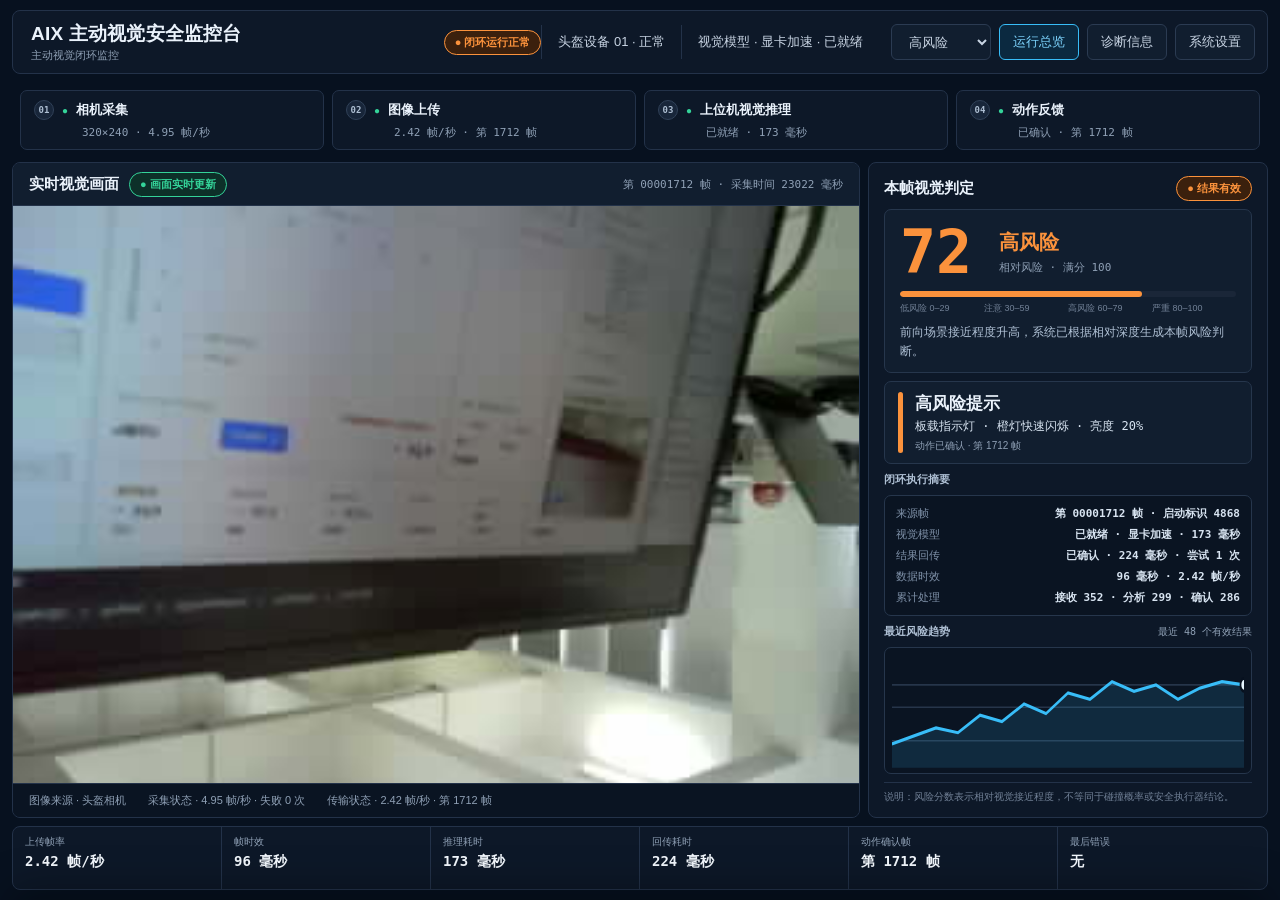
<file: docs/design/aix-host-dashboard-prototype-v3.html>
<!doctype html>
<html lang="zh-CN">
<head>
  <meta charset="utf-8">
  <meta name="viewport" content="width=device-width,initial-scale=1">
  <title>AIX 主动视觉安全监控台</title>
  <style>
    :root {
      color-scheme: dark;
      --bg:#07111f; --panel:#0d1828; --surface:#111e2f; --surface-2:#0a1422;
      --border:#233249; --text:#eaf2fb; --muted:#8fa0b5; --subtle:#718096;
      --live:#38bdf8; --state:#fb923c; --state-bg:#3b200d;
      --gap:8px; --radius:8px;
    }
    * { box-sizing:border-box; }
    html,body { width:100%; height:100%; margin:0; overflow:hidden; }
    body {
      background:var(--bg); color:var(--text);
      font-family:"Microsoft YaHei UI","Segoe UI Variable","Segoe UI",sans-serif;
      font-size:13px;
    }
    button,select { font:inherit; }
    .app {
      height:100vh; min-width:1180px; padding:10px 12px;
      display:grid; grid-template-rows:64px 72px minmax(0,1fr) 64px;
      gap:var(--gap);
    }
    .panel { background:var(--panel); border:1px solid var(--border); border-radius:var(--radius); }
    .topbar { display:flex; align-items:center; padding:0 12px 0 18px; }
    .brand { flex:1; min-width:250px; }
    .brand h1 { margin:0; font-size:19px; line-height:1.35; letter-spacing:.2px; }
    .brand p { margin:2px 0 0; color:var(--muted); font-size:11px; }
    .pill { display:inline-flex; align-items:center; gap:6px; padding:4px 10px; border:1px solid currentColor; border-radius:999px; font-size:11px; font-weight:700; white-space:nowrap; }
    .pill.state { color:var(--state); background:var(--state-bg); }
    .telemetry { padding:8px 16px; border-left:1px solid var(--border); color:#c8d4e3; white-space:nowrap; }
    .actions { display:flex; gap:8px; margin-left:12px; }
    button,select { min-height:36px; padding:0 13px; color:#c8d4e3; background:var(--surface); border:1px solid #2b3b52; border-radius:6px; cursor:pointer; }
    button:hover,select:hover { background:#17263a; border-color:#4a607c; color:white; }
    button:focus-visible,select:focus-visible { outline:2px solid var(--live); outline-offset:2px; }
    button.active { color:#7dd3fc; background:#0b2940; border-color:var(--live); }
    .chain { display:grid; grid-template-columns:repeat(4,1fr); gap:8px; padding:8px; background:transparent; border:0; }
    .stage { min-width:0; padding:9px 13px; background:var(--panel); border:1px solid var(--border); border-radius:7px; }
    .stage-title { display:flex; align-items:center; gap:8px; font-weight:700; }
    .index { display:grid; place-items:center; width:20px; height:20px; border-radius:50%; color:#afc0d4; background:#18263a; border:1px solid #304158; font:700 9px Consolas,monospace; }
    .dot { color:#34d399; font-size:10px; }
    .stage-meta { margin:5px 0 0 48px; color:var(--muted); font:11px Consolas,"Microsoft YaHei UI",monospace; }
    main { min-height:0; display:grid; grid-template-columns:minmax(0,7fr) minmax(400px,3fr); gap:8px; }
    .camera { min-width:0; min-height:0; display:grid; grid-template-rows:43px minmax(0,1fr) 34px; overflow:hidden; }
    .panel-head { display:flex; align-items:center; gap:10px; padding:0 16px; background:var(--surface); border-bottom:1px solid var(--border); }
    .panel-title { font-size:15px; font-weight:700; }
    .live { color:#34d399; background:#0d3029; }
    .head-meta { margin-left:auto; color:var(--muted); font:11px Consolas,"Microsoft YaHei UI",monospace; }
    .camera-view { min-height:0; display:grid; place-items:center; background:#02070d; overflow:hidden; }
    .camera-view img { width:100%; height:100%; object-fit:contain; }
    .camera-foot { display:flex; gap:22px; align-items:center; padding:0 16px; color:var(--muted); background:var(--surface-2); border-top:1px solid var(--border); font-size:11px; }
    .decision { min-height:0; padding:13px 15px; display:flex; flex-direction:column; gap:8px; overflow:hidden; }
    .decision-head { display:flex; align-items:center; justify-content:space-between; }
    .risk-card,.action-card,.audit,.trend { background:var(--surface); border:1px solid #26364c; border-radius:7px; }
    .risk-card { padding:12px 15px; }
    .risk-row { display:flex; align-items:center; gap:15px; }
    .score { color:var(--state); font:700 60px/1 Consolas,monospace; min-width:84px; }
    .band { color:var(--state); font-size:20px; font-weight:700; }
    .caption { margin-top:4px; color:var(--muted); font:11px Consolas,"Microsoft YaHei UI",monospace; }
    .gauge { height:6px; margin-top:9px; overflow:hidden; border-radius:4px; background:#1a2638; }
    .gauge i { display:block; width:72%; height:100%; background:var(--state); border-radius:4px; transition:width 180ms ease-out; }
    .scale { display:grid; grid-template-columns:repeat(4,1fr); margin-top:5px; color:var(--subtle); font-size:9px; }
    .reason { margin:8px 0 0; color:#afc0d4; font-size:12px; line-height:1.55; }
    .action-card { min-height:76px; padding:10px 13px; display:grid; grid-template-columns:5px 1fr; gap:12px; }
    .action-line { background:var(--state); border-radius:3px; }
    .action-name { font-size:17px; font-weight:700; }
    .action-pattern { margin-top:3px; color:#d8e4f1; font:12px Consolas,"Microsoft YaHei UI",monospace; }
    .action-ack { margin-top:4px; color:var(--muted); font-size:10px; }
    .section-title { color:#afc0d4; font-size:11px; font-weight:700; }
    .audit { padding:7px 11px; background:var(--surface-2); }
    .audit-row { display:flex; justify-content:space-between; gap:16px; padding:3px 0; }
    .audit-row span:first-child { color:#7f91a8; font-size:11px; }
    .audit-row b { text-align:right; color:#d8e4f1; font:600 11px Consolas,"Microsoft YaHei UI",monospace; }
    .trend-head { display:flex; justify-content:space-between; align-items:center; }
    .trend-head small { color:var(--muted); font:10px Consolas,"Microsoft YaHei UI",monospace; }
    .trend { flex:1; min-height:78px; padding:5px 7px; background:var(--surface-2); }
    .trend svg { width:100%; height:100%; display:block; }
    .note { color:var(--subtle); border-top:1px solid var(--border); padding-top:7px; font-size:10px; line-height:1.4; }
    .metrics { display:grid; grid-template-columns:repeat(6,1fr); overflow:hidden; }
    .metric { padding:8px 12px; border-right:1px solid var(--border); }
    .metric:last-child { border:0; }
    .metric small { display:block; color:var(--muted); font-size:10px; }
    .metric strong { display:block; margin-top:4px; color:#f3f8fd; font:700 14px Consolas,"Microsoft YaHei UI",monospace; }
    .diagnostic { position:fixed; z-index:10; left:12px; right:12px; bottom:10px; height:260px; padding:12px; transform:translateY(calc(100% + 16px)); transition:transform 180ms ease-out; box-shadow:0 -16px 40px rgba(0,0,0,.34); }
    .diagnostic.open { transform:translateY(0); }
    .diag-head { display:flex; justify-content:space-between; align-items:center; padding-bottom:9px; border-bottom:1px solid var(--border); }
    .diag-body { display:grid; grid-template-columns:repeat(4,1fr); gap:8px; padding-top:8px; }
    .diag-box { min-height:174px; padding:10px; color:#a9bad0; background:var(--surface-2); border:1px solid var(--border); border-radius:6px; font:11px/1.65 Consolas,"Microsoft YaHei UI",monospace; }
    @media (max-height:780px) {
      .app { grid-template-rows:58px 66px minmax(0,1fr) 58px; padding-top:8px; padding-bottom:8px; }
      .topbar .telemetry:nth-of-type(3) { display:none; }
      .decision { padding:10px 12px; gap:6px; }
      .risk-card { padding:9px 12px; }
      .score { font-size:48px; }
      .reason { margin-top:5px; line-height:1.35; }
      .action-card { min-height:64px; padding:7px 10px; }
      .audit-row { padding:2px 0; }
      .trend-head,.trend,.note { display:none; }
    }
    @media (prefers-reduced-motion:reduce) { *,*::before,*::after { transition:none !important; } }
  </style>
</head>
<body>
<div class="app">
  <header class="panel topbar">
    <div class="brand"><h1>AIX 主动视觉安全监控台</h1><p>主动视觉闭环监控</p></div>
    <span class="pill state" id="systemState">● 闭环运行正常</span>
    <span class="telemetry">头盔设备 01 · 正常</span>
    <span class="telemetry">视觉模型 · 显卡加速 · 已就绪</span>
    <div class="actions">
      <select id="demoState" aria-label="选择演示状态">
        <option value="low">低风险</option><option value="attention">需要注意</option>
        <option value="high" selected>高风险</option><option value="critical">严重风险</option>
        <option value="loading">模型加载</option><option value="fault">结果失效</option>
      </select>
      <button class="active">运行总览</button><button id="diagnosticButton">诊断信息</button><button>系统设置</button>
    </div>
  </header>

  <section class="chain" aria-label="视觉闭环链路">
    <div class="stage"><div class="stage-title"><span class="index">01</span><span class="dot">●</span>相机采集</div><div class="stage-meta">320×240 · 4.95 帧/秒</div></div>
    <div class="stage"><div class="stage-title"><span class="index">02</span><span class="dot">●</span>图像上传</div><div class="stage-meta">2.42 帧/秒 · 第 1712 帧</div></div>
    <div class="stage"><div class="stage-title"><span class="index">03</span><span class="dot">●</span>上位机视觉推理</div><div class="stage-meta">已就绪 · 173 毫秒</div></div>
    <div class="stage"><div class="stage-title"><span class="index">04</span><span class="dot">●</span>动作反馈</div><div class="stage-meta">已确认 · 第 1712 帧</div></div>
  </section>

  <main>
    <section class="panel camera">
      <div class="panel-head"><span class="panel-title">实时视觉画面</span><span class="pill live">● 画面实时更新</span><span class="head-meta">第 00001712 帧 · 采集时间 23022 毫秒</span></div>
      <div class="camera-view"><img src="assets/ov5640-sample.jpg" alt="头盔相机实机画面"></div>
      <div class="camera-foot"><span>图像来源 · 头盔相机</span><span>采集状态 · 4.95 帧/秒 · 失败 0 次</span><span>传输状态 · 2.42 帧/秒 · 第 1712 帧</span></div>
    </section>

    <aside class="panel decision">
      <div class="decision-head"><span class="panel-title">本帧视觉判定</span><span class="pill state" id="resultState">● 结果有效</span></div>
      <section class="risk-card">
        <div class="risk-row"><span class="score" id="score">72</span><div><div class="band" id="band">高风险</div><div class="caption">相对风险 · 满分 100</div></div></div>
        <div class="gauge"><i id="gauge"></i></div>
        <div class="scale"><span>低风险 0–29</span><span>注意 30–59</span><span>高风险 60–79</span><span>严重 80–100</span></div>
        <p class="reason" id="reason">前向场景接近程度升高，系统已根据相对深度生成本帧风险判断。</p>
      </section>
      <section class="action-card"><i class="action-line"></i><div><div class="action-name" id="actionName">高风险提示</div><div class="action-pattern" id="actionPattern">板载指示灯 · 橙灯快速闪烁 · 亮度 20%</div><div class="action-ack" id="actionAck">动作已确认 · 第 1712 帧</div></div></section>
      <div class="section-title">闭环执行摘要</div>
      <section class="audit">
        <div class="audit-row"><span>来源帧</span><b>第 00001712 帧 · 启动标识 4868</b></div>
        <div class="audit-row"><span>视觉模型</span><b>已就绪 · 显卡加速 · 173 毫秒</b></div>
        <div class="audit-row"><span>结果回传</span><b>已确认 · 224 毫秒 · 尝试 1 次</b></div>
        <div class="audit-row"><span>数据时效</span><b>96 毫秒 · 2.42 帧/秒</b></div>
        <div class="audit-row"><span>累计处理</span><b>接收 352 · 分析 299 · 确认 286</b></div>
      </section>
      <div class="trend-head"><span class="section-title">最近风险趋势</span><small>最近 48 个有效结果</small></div>
      <div class="trend"><svg viewBox="0 0 400 72" preserveAspectRatio="none" aria-label="最近视觉风险趋势"><path d="M0 55H400M0 34H400M0 20H400" stroke="#26354a" fill="none"/><path d="M0 57 L25 52 L50 47 L75 50 L100 39 L125 43 L150 32 L175 38 L200 25 L225 29 L250 18 L275 24 L300 20 L325 29 L350 22 L375 18 L400 20 L400 72 L0 72Z" fill="rgba(56,189,248,.13)"/><polyline points="0,57 25,52 50,47 75,50 100,39 125,43 150,32 175,38 200,25 225,29 250,18 275,24 300,20 325,29 350,22 375,18 400,20" stroke="#38bdf8" stroke-width="2" fill="none"/><circle cx="400" cy="20" r="4" fill="#e6f6ff" stroke="#07111f" stroke-width="2"/></svg></div>
      <div class="note">说明：风险分数表示相对视觉接近程度，不等同于碰撞概率或安全执行器结论。</div>
    </aside>
  </main>

  <section class="panel metrics">
    <div class="metric"><small>上传帧率</small><strong>2.42 帧/秒</strong></div><div class="metric"><small>帧时效</small><strong>96 毫秒</strong></div>
    <div class="metric"><small>推理耗时</small><strong>173 毫秒</strong></div><div class="metric"><small>回传耗时</small><strong>224 毫秒</strong></div>
    <div class="metric"><small>动作确认帧</small><strong>第 1712 帧</strong></div><div class="metric"><small>最后错误</small><strong>无</strong></div>
  </section>
</div>

<section class="panel diagnostic" id="diagnostic" aria-label="诊断信息">
  <div class="diag-head"><strong>诊断信息</strong><button id="closeDiagnostic">收起诊断</button></div>
  <div class="diag-body"><div class="diag-box">链路<br>第 1712 帧：上传正常<br>模型已就绪<br>回传已确认<br>动作反馈正常</div><div class="diag-box">协议<br>风险结果版本 1<br>动作确认版本 1<br>令牌校验通过<br>帧序校验通过</div><div class="diag-box">设备<br>相机采集正常<br>压力传感器未接入<br>运动模块未接入<br>板载指示灯已接入</div><div class="diag-box">会话<br>图像与风险记录已开启<br>帧号去重已开启<br>模型日志记录正常<br>会话状态正常</div></div>
</section>

<script>
  const states={
    low:{score:8,band:'低风险',color:'#34d399',bg:'#0d3029',action:'安全提示',pattern:'绿灯常亮',system:'闭环运行正常',reason:'当前场景接近程度较低，闭环链路运行正常。'},
    attention:{score:46,band:'需要注意',color:'#fbbf24',bg:'#3a2c0a',action:'注意提示',pattern:'黄灯慢闪',system:'闭环运行正常',reason:'前向场景接近程度上升，建议持续观察画面与环境变化。'},
    high:{score:72,band:'高风险',color:'#fb923c',bg:'#3b200d',action:'高风险提示',pattern:'橙灯快速闪烁',system:'闭环运行正常',reason:'前向场景接近程度升高，系统已根据相对深度生成本帧风险判断。'},
    critical:{score:91,band:'严重风险',color:'#f87171',bg:'#3b171c',action:'严重风险提示',pattern:'红灯双脉冲',system:'闭环运行正常',reason:'前向场景接近程度很高，系统已触发最高级别原型提示。'},
    loading:{score:null,band:'模型加载中',color:'#38bdf8',bg:'#0b2940',action:'启动提示',pattern:'蓝灯慢闪',system:'模型加载中',reason:'视觉模型正在后台加载，上传帧会自动保留最新一张。'},
    fault:{score:null,band:'结果已失效',color:'#c084fc',bg:'#2c193c',action:'故障提示',pattern:'紫灯慢闪',system:'闭环异常',reason:'超过 3 秒未收到新鲜合法结果，旧风险已隔离，系统等待链路自动恢复。'}
  };
  const root=document.documentElement,select=document.querySelector('#demoState');
  function render(key){const s=states[key];root.style.setProperty('--state',s.color);root.style.setProperty('--state-bg',s.bg);document.querySelector('#score').textContent=s.score===null?'--':String(s.score).padStart(2,'0');document.querySelector('#band').textContent=s.band;document.querySelector('#gauge').style.width=(s.score||0)+'%';document.querySelector('#reason').textContent=s.reason;document.querySelector('#actionName').textContent=s.action;document.querySelector('#actionPattern').textContent='板载指示灯 · '+s.pattern+' · 亮度 20%';document.querySelector('#actionAck').textContent=key==='fault'?'旧结果已隔离 · 等待恢复':'动作已确认 · 第 1712 帧';document.querySelector('#systemState').textContent='● '+s.system;document.querySelector('#resultState').textContent=key==='fault'?'● 结果已失效':key==='loading'?'● 等待模型':'● 结果有效';}
  select.addEventListener('change',e=>render(e.target.value));render(select.value);
  const drawer=document.querySelector('#diagnostic');document.querySelector('#diagnosticButton').onclick=()=>drawer.classList.toggle('open');document.querySelector('#closeDiagnostic').onclick=()=>drawer.classList.remove('open');
</script>
</body>
</html>
</file>
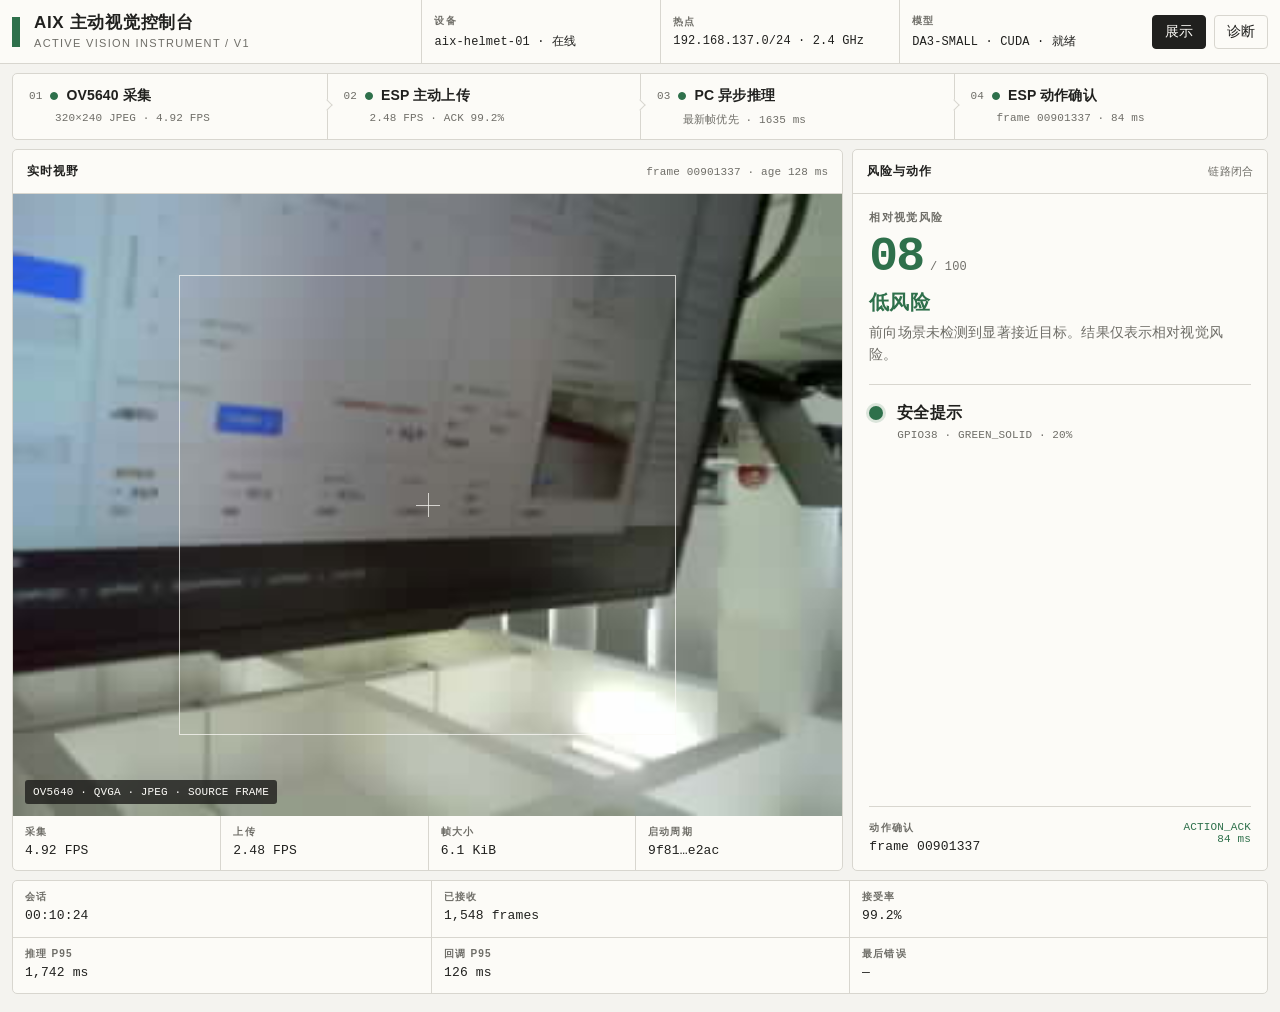
<file: docs/design/aix-host-dashboard-prototype.html>
<!doctype html>
<html lang="zh-CN">
<head>
  <meta charset="utf-8">
  <meta name="viewport" content="width=device-width, initial-scale=1">
  <title>AIX 主动视觉控制台 — 高保真原型</title>
  <style>
    :root {
      color-scheme: light;
      --bg: #F4F3EF;
      --surface: #FCFBF7;
      --surface-2: #F0EFEA;
      --ink: #20201E;
      --muted: #6F6E68;
      --line: #D8D6CF;
      --green: #2E704B;
      --yellow: #A46B12;
      --orange: #C45121;
      --red: #A72F2F;
      --blue: #315F89;
      --purple: #704A80;
      --status: var(--green);
      --risk: var(--green);
      --radius: 5px;
      --sans: "Segoe UI Variable", "Microsoft YaHei UI", "Segoe UI", sans-serif;
      --mono: Consolas, "Cascadia Mono", monospace;
    }

    * { box-sizing: border-box; }
    html, body { margin: 0; min-width: 320px; min-height: 100%; background: var(--bg); color: var(--ink); }
    body { font-family: var(--sans); font-size: 14px; letter-spacing: .01em; }
    button { font: inherit; color: inherit; }

    .app {
      min-height: 100vh;
      display: grid;
      grid-template-rows: 64px auto minmax(410px, 1fr) auto;
      gap: 12px;
      padding: 0 18px 18px;
      max-width: 1920px;
      margin: 0 auto;
    }

    .topbar {
      margin: 0 -18px;
      padding: 0 18px;
      display: grid;
      grid-template-columns: minmax(220px, 1.25fr) repeat(3, minmax(150px, .8fr)) auto;
      align-items: stretch;
      border-bottom: 1px solid var(--line);
      background: var(--surface);
    }
    .brand, .top-cell { display: flex; align-items: center; min-width: 0; }
    .brand { gap: 14px; padding-right: 24px; }
    .mark { width: 8px; height: 30px; background: var(--status); transition: background .18s; }
    .brand h1 { margin: 0; font-size: 17px; line-height: 1.1; font-weight: 650; letter-spacing: .04em; }
    .brand p { margin: 4px 0 0; color: var(--muted); font-size: 11px; text-transform: uppercase; letter-spacing: .12em; }
    .top-cell { border-left: 1px solid var(--line); padding: 0 18px; }
    .label { display: block; color: var(--muted); font-size: 10px; font-weight: 650; letter-spacing: .12em; text-transform: uppercase; }
    .top-value { display: block; margin-top: 5px; font: 12px var(--mono); white-space: nowrap; overflow: hidden; text-overflow: ellipsis; }
    .top-actions { display: flex; align-items: center; gap: 8px; padding-left: 14px; }
    .mode-button, .state-button {
      border: 1px solid var(--line); background: transparent; border-radius: 4px; min-height: 34px; padding: 0 12px; cursor: pointer;
    }
    .mode-button[aria-pressed="true"], .state-button[aria-pressed="true"] { background: var(--ink); color: var(--surface); border-color: var(--ink); }

    .chain {
      display: grid;
      grid-template-columns: repeat(4, minmax(0, 1fr));
      background: var(--surface);
      border: 1px solid var(--line);
      border-radius: var(--radius);
    }
    .chain-stage { padding: 13px 16px 12px; position: relative; min-width: 0; }
    .chain-stage + .chain-stage { border-left: 1px solid var(--line); }
    .chain-stage:not(:last-child)::after {
      content: ""; position: absolute; z-index: 2; right: -4px; top: 27px; width: 7px; height: 7px;
      background: var(--surface); border-top: 1px solid var(--line); border-right: 1px solid var(--line); transform: rotate(45deg);
    }
    .stage-row { display: flex; align-items: center; gap: 8px; }
    .stage-index { font: 11px var(--mono); color: var(--muted); }
    .stage-dot { width: 8px; height: 8px; border: 1px solid currentColor; background: currentColor; border-radius: 50%; color: var(--status); }
    .stage-title { font-weight: 650; white-space: nowrap; overflow: hidden; text-overflow: ellipsis; }
    .stage-meta { margin: 7px 0 0 26px; font: 11px var(--mono); color: var(--muted); white-space: nowrap; overflow: hidden; text-overflow: ellipsis; }

    .workspace { display: grid; grid-template-columns: minmax(0, 7fr) minmax(300px, 3fr); gap: 12px; min-height: 0; }
    .panel { background: var(--surface); border: 1px solid var(--line); border-radius: var(--radius); min-width: 0; }
    .panel-head { min-height: 44px; padding: 0 14px; display: flex; align-items: center; justify-content: space-between; border-bottom: 1px solid var(--line); }
    .panel-title { font-size: 12px; font-weight: 680; letter-spacing: .08em; text-transform: uppercase; }
    .telemetry { font: 11px var(--mono); color: var(--muted); }

    .camera-panel { display: grid; grid-template-rows: 44px minmax(0, 1fr) 54px; overflow: hidden; }
    .camera-stage { position: relative; display: grid; place-items: center; min-height: 300px; background: #DDDCD7; overflow: hidden; }
    .camera-stage img { width: 100%; height: 100%; object-fit: contain; image-rendering: auto; }
    .reticle { position: absolute; inset: 13% 20%; border: 1px solid rgba(252, 251, 247, .72); pointer-events: none; }
    .reticle::before, .reticle::after { content: ""; position: absolute; background: rgba(252, 251, 247, .72); }
    .reticle::before { width: 24px; height: 1px; left: calc(50% - 12px); top: 50%; }
    .reticle::after { height: 24px; width: 1px; left: 50%; top: calc(50% - 12px); }
    .frame-stamp { position: absolute; left: 12px; bottom: 12px; padding: 6px 8px; background: rgba(32, 32, 30, .82); color: #FCFBF7; font: 11px var(--mono); border-radius: 3px; }
    .camera-foot { display: grid; grid-template-columns: repeat(4, 1fr); }
    .metric { padding: 9px 12px; min-width: 0; }
    .metric + .metric { border-left: 1px solid var(--line); }
    .metric-value { margin-top: 4px; font: 13px var(--mono); white-space: nowrap; overflow: hidden; text-overflow: ellipsis; }

    .decision { display: grid; grid-template-rows: 44px minmax(0, 1fr); }
    .decision-body { display: flex; flex-direction: column; padding: 20px; min-height: 0; }
    .risk-label { color: var(--muted); font-size: 11px; font-weight: 650; letter-spacing: .12em; text-transform: uppercase; }
    .risk-score { margin-top: 8px; display: flex; align-items: baseline; gap: 7px; color: var(--risk); }
    .risk-score strong { font: 700 48px/1 var(--mono); letter-spacing: -.04em; }
    .risk-score span { font: 12px var(--mono); color: var(--muted); }
    .risk-band { margin-top: 8px; font-size: 20px; font-weight: 650; color: var(--risk); }
    .reason { margin-top: 6px; color: var(--muted); line-height: 1.55; min-height: 44px; }
    .rule { height: 1px; background: var(--line); margin: 18px 0; }
    .action-block { display: grid; grid-template-columns: 16px minmax(0, 1fr); gap: 12px; align-items: start; }
    .rgb { width: 14px; height: 14px; margin-top: 3px; background: var(--status); border-radius: 50%; box-shadow: 0 0 0 3px color-mix(in srgb, var(--status) 16%, transparent); }
    .action-name { font-size: 16px; font-weight: 650; }
    .action-pattern { margin-top: 5px; color: var(--muted); font: 11px var(--mono); }
    .ack { margin-top: auto; border-top: 1px solid var(--line); padding-top: 14px; display: flex; justify-content: space-between; gap: 16px; }
    .ack-value { text-align: right; font: 11px var(--mono); color: var(--green); }

    .bottom { display: grid; grid-template-columns: repeat(6, minmax(0, 1fr)); border: 1px solid var(--line); border-radius: var(--radius); background: var(--surface); }
    .bottom .metric { min-height: 56px; }

    .diagnostics { display: none; grid-column: 1 / -1; background: var(--surface); border: 1px solid var(--line); border-radius: var(--radius); overflow: hidden; }
    .app[data-mode="diagnostic"] { grid-template-rows: 64px auto minmax(340px, 1fr) auto auto; }
    .app[data-mode="diagnostic"] .diagnostics { display: grid; grid-template-columns: 180px 1fr; min-height: 188px; }
    .diag-nav { border-right: 1px solid var(--line); padding: 10px; }
    .diag-tab { width: 100%; border: 0; border-left: 2px solid transparent; background: transparent; text-align: left; padding: 9px 10px; cursor: pointer; color: var(--muted); }
    .diag-tab.active { color: var(--ink); border-left-color: var(--status); background: var(--surface-2); }
    .diag-content { padding: 14px 16px; min-width: 0; }
    .diag-grid { display: grid; grid-template-columns: repeat(4, minmax(0, 1fr)); border: 1px solid var(--line); }
    .diag-grid .metric { min-height: 62px; }
    .state-simulator { display: flex; align-items: center; gap: 6px; flex-wrap: wrap; margin-top: 14px; }
    .state-simulator .label { margin-right: 4px; }
    .state-button { min-height: 30px; padding: 0 9px; font-size: 11px; }

    @media (max-width: 1380px) {
      .app { padding-left: 12px; padding-right: 12px; gap: 9px; }
      .topbar { margin-left: -12px; margin-right: -12px; padding: 0 12px; grid-template-columns: minmax(210px, 1.2fr) repeat(3, minmax(125px, .7fr)) auto; }
      .top-cell { padding: 0 12px; }
      .workspace { grid-template-columns: minmax(0, 2fr) minmax(280px, 1fr); gap: 9px; }
      .bottom { grid-template-columns: repeat(3, 1fr); }
      .bottom .metric:nth-child(4) { border-left: 0; border-top: 1px solid var(--line); }
      .bottom .metric:nth-child(n+5) { border-top: 1px solid var(--line); }
      .decision-body { padding: 16px; }
    }

    @media (max-width: 1000px) {
      .topbar { grid-template-columns: 1fr auto; }
      .top-cell { display: none; }
      .workspace { grid-template-columns: 1fr; }
      .decision { min-height: 330px; }
      .camera-stage { min-height: 360px; }
      .diag-grid { grid-template-columns: repeat(2, 1fr); }
    }
  </style>
</head>
<body>
  <main class="app" id="app" data-mode="display" data-state="healthy">
    <header class="topbar">
      <div class="brand">
        <span class="mark" aria-hidden="true"></span>
        <div><h1>AIX 主动视觉控制台</h1><p>Active vision instrument / v1</p></div>
      </div>
      <div class="top-cell"><div><span class="label">设备</span><span class="top-value">aix-helmet-01 · 在线</span></div></div>
      <div class="top-cell"><div><span class="label">热点</span><span class="top-value">192.168.137.0/24 · 2.4 GHz</span></div></div>
      <div class="top-cell"><div><span class="label">模型</span><span class="top-value" id="modelTop">DA3-SMALL · CUDA · 就绪</span></div></div>
      <div class="top-actions">
        <button class="mode-button" id="displayMode" aria-pressed="true">展示</button>
        <button class="mode-button" id="diagnosticMode" aria-pressed="false">诊断</button>
      </div>
    </header>

    <section class="chain" aria-label="主动视觉链路">
      <article class="chain-stage"><div class="stage-row"><span class="stage-index">01</span><span class="stage-dot"></span><span class="stage-title">OV5640 采集</span></div><p class="stage-meta" id="cameraMeta">320×240 JPEG · 4.92 FPS</p></article>
      <article class="chain-stage"><div class="stage-row"><span class="stage-index">02</span><span class="stage-dot"></span><span class="stage-title">ESP 主动上传</span></div><p class="stage-meta" id="uploadMeta">2.48 FPS · ACK 99.2%</p></article>
      <article class="chain-stage"><div class="stage-row"><span class="stage-index">03</span><span class="stage-dot"></span><span class="stage-title">PC 异步推理</span></div><p class="stage-meta" id="modelMeta">最新帧优先 · 1635 ms</p></article>
      <article class="chain-stage"><div class="stage-row"><span class="stage-index">04</span><span class="stage-dot"></span><span class="stage-title">ESP 动作确认</span></div><p class="stage-meta" id="actionMeta">frame 00901337 · 84 ms</p></article>
    </section>

    <section class="workspace">
      <article class="panel camera-panel">
        <header class="panel-head"><span class="panel-title">实时视野</span><span class="telemetry" id="frameAge">frame 00901337 · age 128 ms</span></header>
        <div class="camera-stage">
          <img src="assets/ov5640-sample.jpg" alt="OV5640 实机采集样例画面">
          <div class="reticle" aria-hidden="true"></div>
          <div class="frame-stamp">OV5640 · QVGA · JPEG · SOURCE FRAME</div>
        </div>
        <footer class="camera-foot">
          <div class="metric"><span class="label">采集</span><div class="metric-value">4.92 FPS</div></div>
          <div class="metric"><span class="label">上传</span><div class="metric-value">2.48 FPS</div></div>
          <div class="metric"><span class="label">帧大小</span><div class="metric-value">6.1 KiB</div></div>
          <div class="metric"><span class="label">启动周期</span><div class="metric-value">9f81…e2ac</div></div>
        </footer>
      </article>

      <aside class="panel decision">
        <header class="panel-head"><span class="panel-title">风险与动作</span><span class="telemetry" id="decisionStatus">链路闭合</span></header>
        <div class="decision-body">
          <span class="risk-label">相对视觉风险</span>
          <div class="risk-score"><strong id="riskScore">08</strong><span>/ 100</span></div>
          <div class="risk-band" id="riskBand">低风险</div>
          <div class="reason" id="riskReason">前向场景未检测到显著接近目标。结果仅表示相对视觉风险。</div>
          <div class="rule"></div>
          <div class="action-block">
            <span class="rgb" aria-hidden="true"></span>
            <div><div class="action-name" id="actionName">安全提示</div><div class="action-pattern" id="actionPattern">GPIO38 · GREEN_SOLID · 20%</div></div>
          </div>
          <div class="ack"><div><span class="label">动作确认</span><div class="metric-value">frame 00901337</div></div><div class="ack-value" id="ackValue">ACTION_ACK<br>84 ms</div></div>
        </div>
      </aside>
    </section>

    <section class="bottom" aria-label="运行指标">
      <div class="metric"><span class="label">会话</span><div class="metric-value">00:10:24</div></div>
      <div class="metric"><span class="label">已接收</span><div class="metric-value">1,548 frames</div></div>
      <div class="metric"><span class="label">接受率</span><div class="metric-value">99.2%</div></div>
      <div class="metric"><span class="label">推理 P95</span><div class="metric-value">1,742 ms</div></div>
      <div class="metric"><span class="label">回调 P95</span><div class="metric-value">126 ms</div></div>
      <div class="metric"><span class="label">最后错误</span><div class="metric-value" id="lastError">—</div></div>
    </section>

    <section class="diagnostics" aria-label="诊断抽屉">
      <nav class="diag-nav"><button class="diag-tab active">链路</button><button class="diag-tab">协议</button><button class="diag-tab">设备</button><button class="diag-tab">会话</button></nav>
      <div class="diag-content">
        <div class="diag-grid">
          <div class="metric"><span class="label">HTTP 服务</span><div class="metric-value">0.0.0.0:8008</div></div>
          <div class="metric"><span class="label">回调端点</span><div class="metric-value">ESP:8080/risk</div></div>
          <div class="metric"><span class="label">待推理队列</span><div class="metric-value">1 latest-only</div></div>
          <div class="metric"><span class="label">RGB 心跳</span><div class="metric-value">1.0 Hz serial</div></div>
        </div>
        <div class="state-simulator">
          <span class="label">状态模拟</span>
          <button class="state-button" data-state="loading">加载</button>
          <button class="state-button" data-state="healthy" aria-pressed="true">健康</button>
          <button class="state-button" data-state="attention">注意</button>
          <button class="state-button" data-state="high">高风险</button>
          <button class="state-button" data-state="critical">严重</button>
          <button class="state-button" data-state="stale">失效</button>
        </div>
      </div>
    </section>
  </main>

  <script>
    const states = {
      loading: { color: '#315F89', score: '--', band: '模型加载中', reason: 'HTTP 服务已就绪，后台正在加载 DA3 与 SSDLite；最新 JPEG 已进入覆盖缓存。', action: '启动提示', pattern: 'GPIO38 · BLUE_BLINK_1HZ · 20%', status: '等待首个结果', ack: 'WAITING', model: 'DA3-SMALL · CUDA · 加载中', error: '—' },
      healthy: { color: '#2E704B', score: '08', band: '低风险', reason: '前向场景未检测到显著接近目标。结果仅表示相对视觉风险。', action: '安全提示', pattern: 'GPIO38 · GREEN_SOLID · 20%', status: '链路闭合', ack: 'ACTION_ACK<br>84 ms', model: 'DA3-SMALL · CUDA · 就绪', error: '—' },
      attention: { color: '#A46B12', score: '44', band: '需要注意', reason: '前向区域接近像素比例上升，建议降低移动速度并持续观察。', action: '注意提示', pattern: 'GPIO38 · YELLOW_BLINK_1HZ · 20%', status: '动作已确认', ack: 'ACTION_ACK<br>101 ms', model: 'DA3-SMALL · CUDA · 就绪', error: '—' },
      high: { color: '#C45121', score: '71', band: '高风险', reason: '前向目标相对深度显著接近，视觉风险进入高位区间。', action: '高风险提示', pattern: 'GPIO38 · ORANGE_BLINK_2HZ · 20%', status: '动作已确认', ack: 'ACTION_ACK<br>112 ms', model: 'DA3-SMALL · CUDA · 就绪', error: '—' },
      critical: { color: '#A72F2F', score: '88', band: '严重风险', reason: '前向区域出现持续接近特征；这是原型视觉提示，不等同于碰撞概率。', action: '严重提示', pattern: 'GPIO38 · RED_DOUBLE_PULSE · 20%', status: '动作已确认', ack: 'ACTION_ACK<br>126 ms', model: 'DA3-SMALL · CUDA · 就绪', error: '—' },
      stale: { color: '#704A80', score: '--', band: '结果失效', reason: '超过 3 秒未收到新鲜合法结果。旧风险已被隔离，等待链路自动恢复。', action: '故障提示', pattern: 'GPIO38 · PURPLE_BLINK_1HZ · 20%', status: '闭环中断', ack: 'STALE<br>NO ACTION', model: 'DA3-SMALL · 状态未知', error: 'vision result stale > 3000 ms' }
    };
    const app = document.querySelector('#app');
    const displayMode = document.querySelector('#displayMode');
    const diagnosticMode = document.querySelector('#diagnosticMode');

    function setMode(mode) {
      app.dataset.mode = mode;
      displayMode.setAttribute('aria-pressed', String(mode === 'display'));
      diagnosticMode.setAttribute('aria-pressed', String(mode === 'diagnostic'));
    }
    function setState(name) {
      const state = states[name];
      app.dataset.state = name;
      document.documentElement.style.setProperty('--status', state.color);
      document.documentElement.style.setProperty('--risk', state.color);
      document.querySelector('#riskScore').textContent = state.score;
      document.querySelector('#riskBand').textContent = state.band;
      document.querySelector('#riskReason').textContent = state.reason;
      document.querySelector('#actionName').textContent = state.action;
      document.querySelector('#actionPattern').textContent = state.pattern;
      document.querySelector('#decisionStatus').textContent = state.status;
      document.querySelector('#ackValue').innerHTML = state.ack;
      document.querySelector('#modelTop').textContent = state.model;
      document.querySelector('#lastError').textContent = state.error;
      document.querySelectorAll('.state-button').forEach(button => button.setAttribute('aria-pressed', String(button.dataset.state === name)));
    }
    displayMode.addEventListener('click', () => setMode('display'));
    diagnosticMode.addEventListener('click', () => setMode('diagnostic'));
    document.querySelectorAll('.state-button').forEach(button => button.addEventListener('click', () => setState(button.dataset.state)));
    document.querySelectorAll('.diag-tab').forEach(tab => tab.addEventListener('click', () => {
      document.querySelectorAll('.diag-tab').forEach(item => item.classList.remove('active'));
      tab.classList.add('active');
    }));
  </script>
</body>
</html>
</file>
